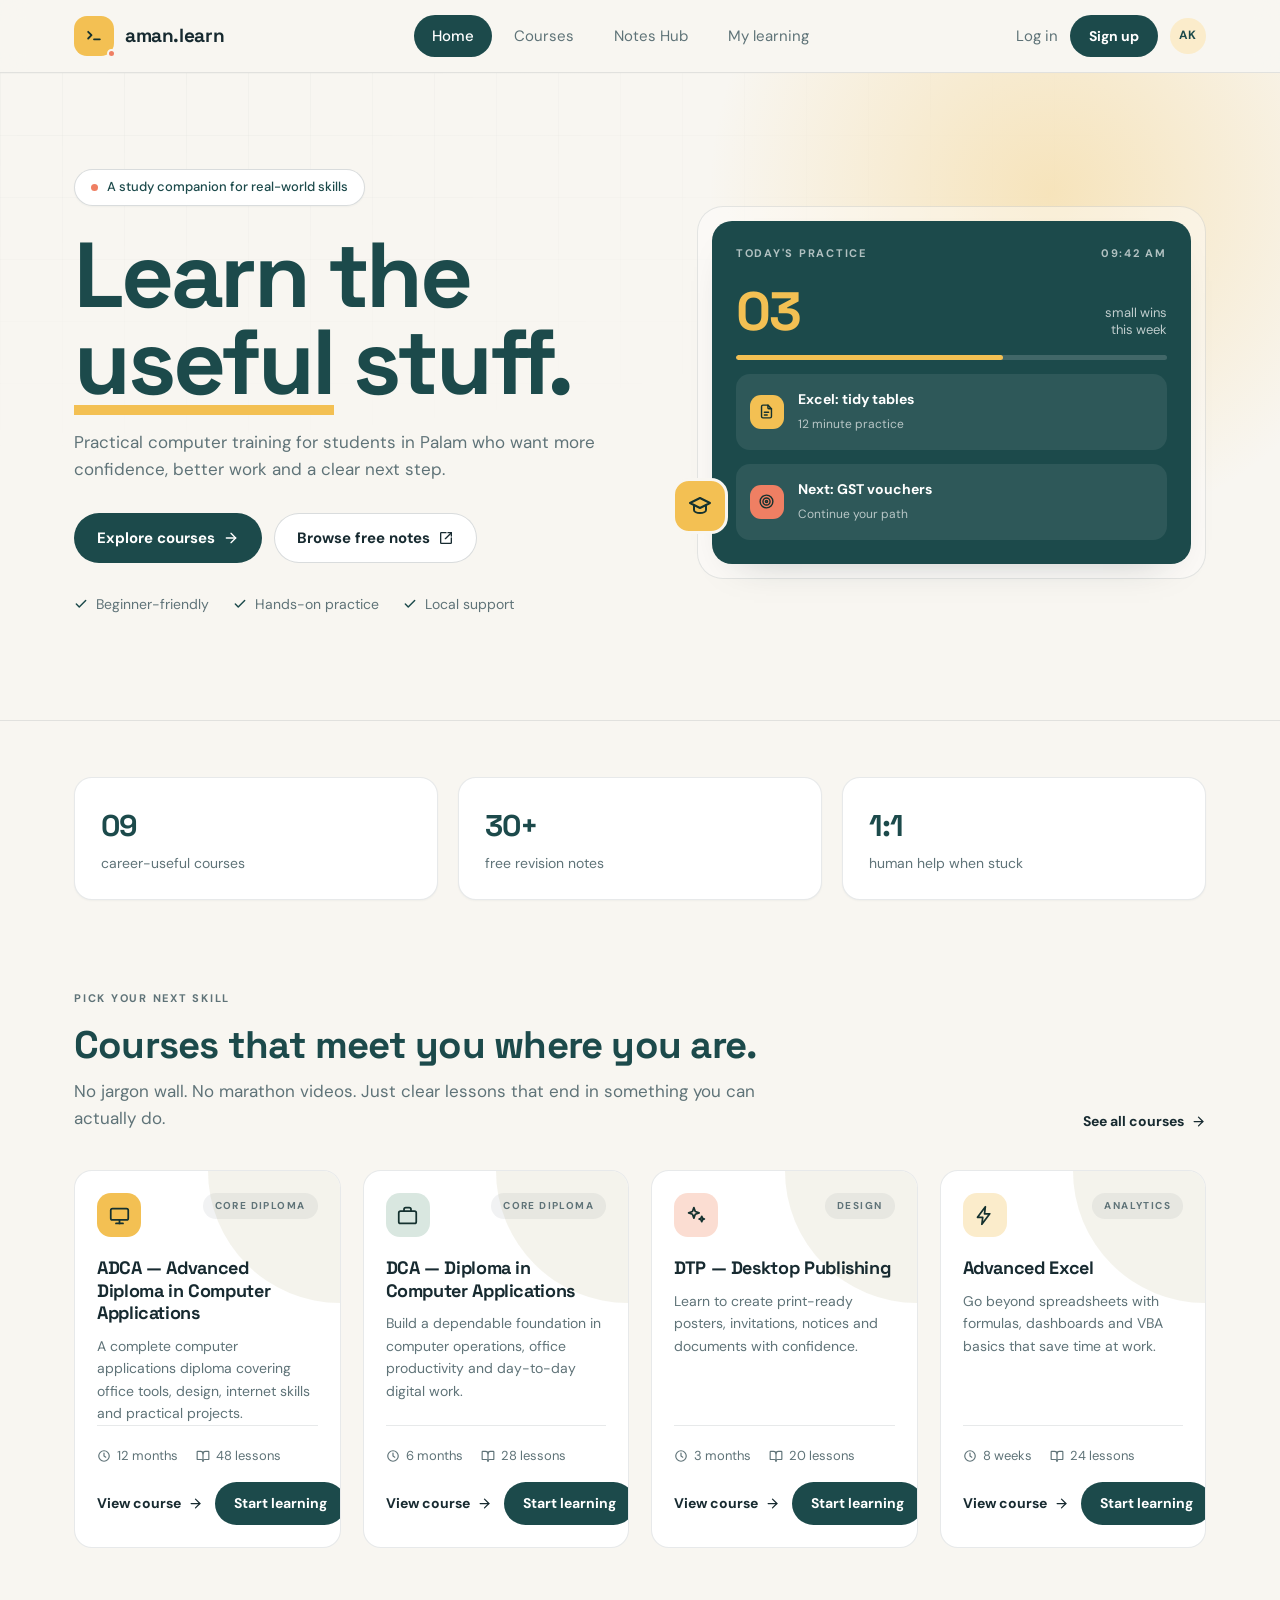
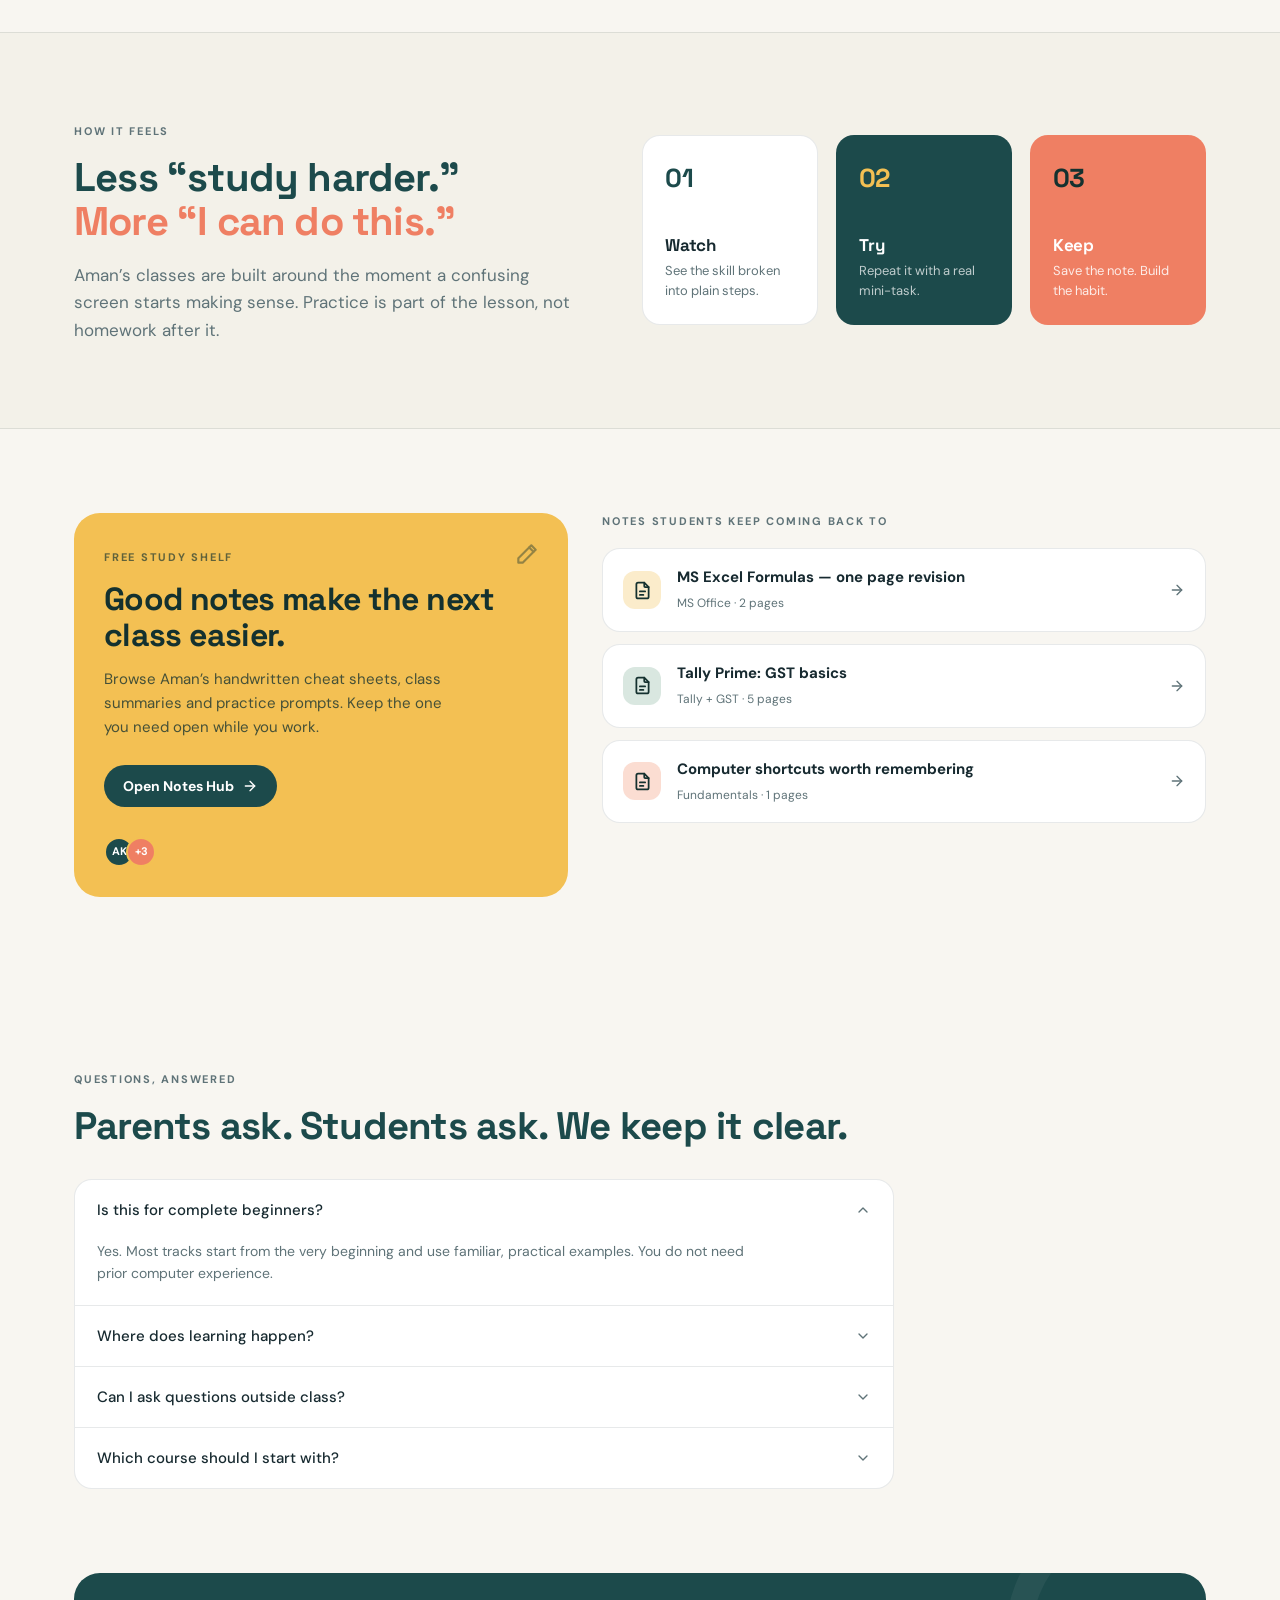
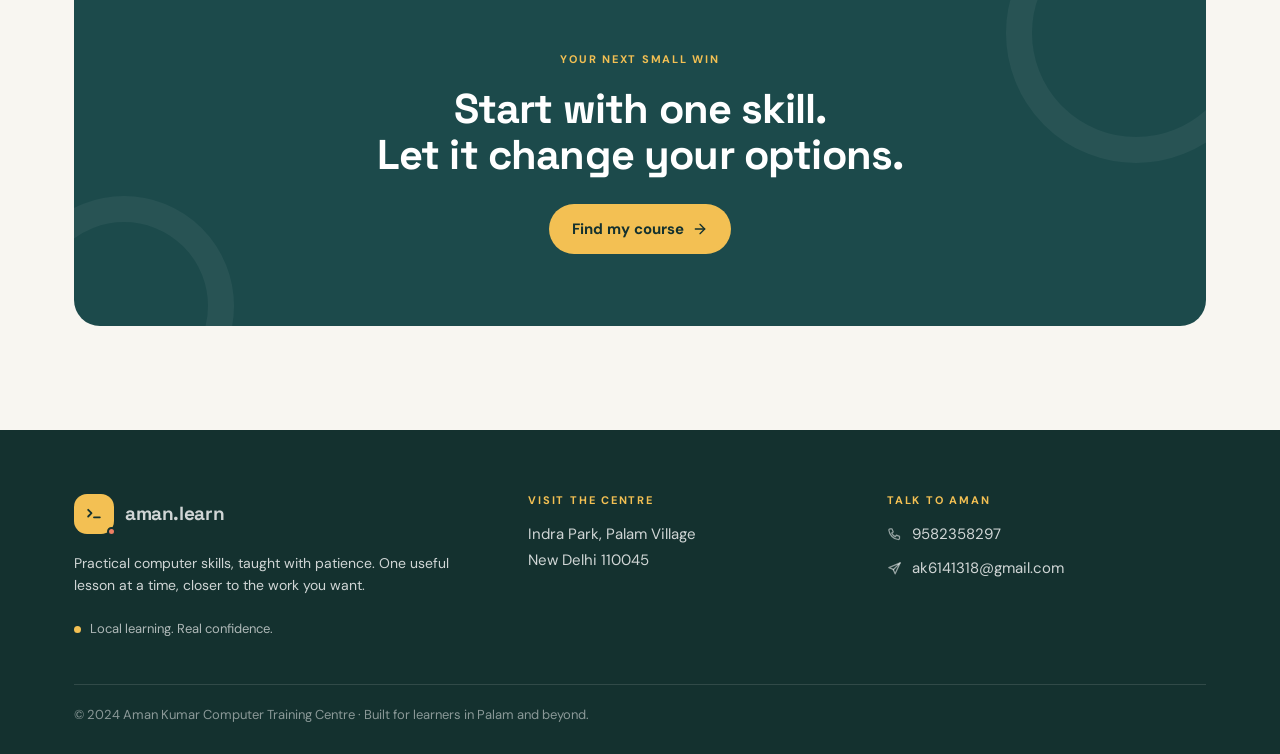
<file: aman-learn/index.html>
<!DOCTYPE html>
<html lang="en">

<head>
    <meta charset="UTF-8" />
    <meta name="viewport" content="width=device-width, initial-scale=1.0" />
    <title>aman.learn — Practical computer training in Palam</title>
    <meta name="description"
        content="Practical computer training for students in Palam who want more confidence, better work and a clear next step." />
    <link rel="preconnect" href="https://fonts.googleapis.com" />
    <link rel="preconnect" href="https://fonts.gstatic.com" crossorigin />
    <link
        href="https://fonts.googleapis.com/css2?family=DM+Sans:wght@400;500;700&family=Space+Grotesk:wght@500;700&display=swap"
        rel="stylesheet" />
    <link rel="stylesheet" href="assets/styles.css" />
</head>

<body data-page="home">
    <div data-slot="header"></div>

    <main>
        <section class="hero">
            <div class="shell hero-inner">
                <div>
                    <span class="pill-note">A study companion for real-world skills</span>
                    <h1>Learn the<br /><span class="mark">useful</span> stuff.</h1>
                    <p class="lede">Practical computer training for students in Palam who want more confidence, better
                        work and a clear next step.</p>

                    <div class="hero-cta">
                        <a class="btn btn-primary" href="courses.html">Explore courses <span
                                data-icon="arrow"></span></a>
                        <a class="btn btn-ghost" href="notes.html">Browse free notes <span
                                data-icon="external"></span></a>
                    </div>

                    <ul class="hero-ticks">
                        <li><span data-icon="check"></span>Beginner-friendly</li>
                        <li><span data-icon="check"></span>Hands-on practice</li>
                        <li><span data-icon="check"></span>Local support</li>
                    </ul>
                </div>

                <div class="practice-wrap">
                    <div class="practice">
                        <div class="practice-top">
                            <span>Today's practice</span>
                            <span>09:42 AM</span>
                        </div>

                        <div class="practice-count">
                            <strong>03</strong>
                            <span>small wins<br />this week</span>
                        </div>
                        <div class="meter"><i></i></div>

                        <div class="practice-row">
                            <span class="tile yellow" data-icon="file"></span>
                            <span class="body">
                                <b>Excel: tidy tables</b>
                                <small>12 minute practice</small>
                            </span>
                            <span data-icon="play"></span>
                        </div>

                        <div class="practice-row">
                            <span class="tile coral" data-icon="target"></span>
                            <span class="body">
                                <b>Next: GST vouchers</b>
                                <small>Continue your path</small>
                            </span>
                            <span data-icon="arrow"></span>
                        </div>
                    </div>
                    <div class="practice-badge" data-icon="cap"></div>
                </div>
            </div>
        </section>

        <div class="shell">
            <div class="stats">
                <div class="stat"><strong>09</strong><span>career-useful courses</span></div>
                <div class="stat"><strong>30+</strong><span>free revision notes</span></div>
                <div class="stat"><strong>1:1</strong><span>human help when stuck</span></div>
            </div>
        </div>

        <section class="section">
            <div class="shell">
                <div class="section-head">
                    <div>
                        <span class="eyebrow">Pick your next skill</span>
                        <h2>Courses that meet you where you are.</h2>
                        <p class="lede">No jargon wall. No marathon videos. Just clear lessons that end in something you
                            can actually do.</p>
                    </div>
                    <a class="textlink" href="courses.html">See all courses <span data-icon="arrow"></span></a>
                </div>
                <div class="grid-4" data-home-courses></div>
            </div>
        </section>

        <section class="section section-alt">
            <div class="shell feel">
                <div>
                    <span class="eyebrow">How it feels</span>
                    <h2>Less &ldquo;study harder.&rdquo;<br /><span class="coral-text">More &ldquo;I can do
                            this.&rdquo;</span></h2>
                    <p class="lede">Aman&rsquo;s classes are built around the moment a confusing screen starts making
                        sense. Practice is part of the lesson, not homework after it.</p>
                </div>
                <div class="steps">
                    <div class="step step-1">
                        <b>01</b>
                        <div>
                            <h4>Watch</h4>
                            <p>See the skill broken into plain steps.</p>
                        </div>
                    </div>
                    <div class="step step-2">
                        <b>02</b>
                        <div>
                            <h4>Try</h4>
                            <p>Repeat it with a real mini-task.</p>
                        </div>
                    </div>
                    <div class="step step-3">
                        <b>03</b>
                        <div>
                            <h4>Keep</h4>
                            <p>Save the note. Build the habit.</p>
                        </div>
                    </div>
                </div>
            </div>
        </section>

        <section class="section">
            <div class="shell shelf">
                <div class="shelf-panel">
                    <span class="quill" data-icon="pen"></span>
                    <span class="eyebrow">Free study shelf</span>
                    <h2>Good notes make the next class easier.</h2>
                    <p>Browse Aman&rsquo;s handwritten cheat sheets, class summaries and practice prompts. Keep the one
                        you need open while you work.</p>
                    <a class="btn btn-primary btn-sm" style="margin-top: 26px" href="notes.html">Open Notes Hub <span
                            data-icon="arrow"></span></a>
                    <div class="avatar-stack">
                        <span>AK</span>
                        <span>+3</span>
                    </div>
                </div>

                <div>
                    <span class="eyebrow" style="display: block; margin-bottom: 18px">Notes students keep coming
                        back to</span>
                    <div class="note-rows" data-home-notes></div>
                </div>
            </div>
        </section>

        <section class="section">
            <div class="shell">
                <span class="eyebrow">Questions, answered</span>
                <h2 style="font-size: clamp(1.7rem, 3.1vw, 2.4rem); color: var(--teal); margin: 14px 0 32px">
                    Parents ask. Students ask. We keep it clear.</h2>

                <div class="faq">
                    <details open>
                        <summary>Is this for complete beginners? <span data-icon="chevron"></span></summary>
                        <p>Yes. Most tracks start from the very beginning and use familiar, practical examples. You do
                            not need prior computer experience.</p>
                    </details>
                    <details>
                        <summary>Where does learning happen? <span data-icon="chevron"></span></summary>
                        <p>Classes run at the centre in Indra Park, Palam Village, with notes and practice sheets you
                            can open at home whenever you need a reminder.</p>
                    </details>
                    <details>
                        <summary>Can I ask questions outside class? <span data-icon="chevron"></span></summary>
                        <p>Yes. Call or message Aman when something is stuck. Getting unstuck quickly is the whole point
                            of learning with a local teacher.</p>
                    </details>
                    <details>
                        <summary>Which course should I start with? <span data-icon="chevron"></span></summary>
                        <p>If you are unsure, start with DCA for everyday computer confidence, or Advanced Excel if you
                            already work with data. Tell Aman your goal and he will point you at the shortest useful
                            path.</p>
                    </details>
                </div>
            </div>
        </section>

        <section style="padding-bottom: 20px">
            <div class="shell">
                <div class="cta">
                    <span class="eyebrow">Your next small win</span>
                    <h2>Start with one skill.<br />Let it change your options.</h2>
                    <a class="btn btn-yellow" href="courses.html">Find my course <span data-icon="arrow"></span></a>
                </div>
            </div>
        </section>
    </main>

    <div data-slot="footer"></div>
    <script src="assets/app.js"></script>
</body>

</html>
</file>
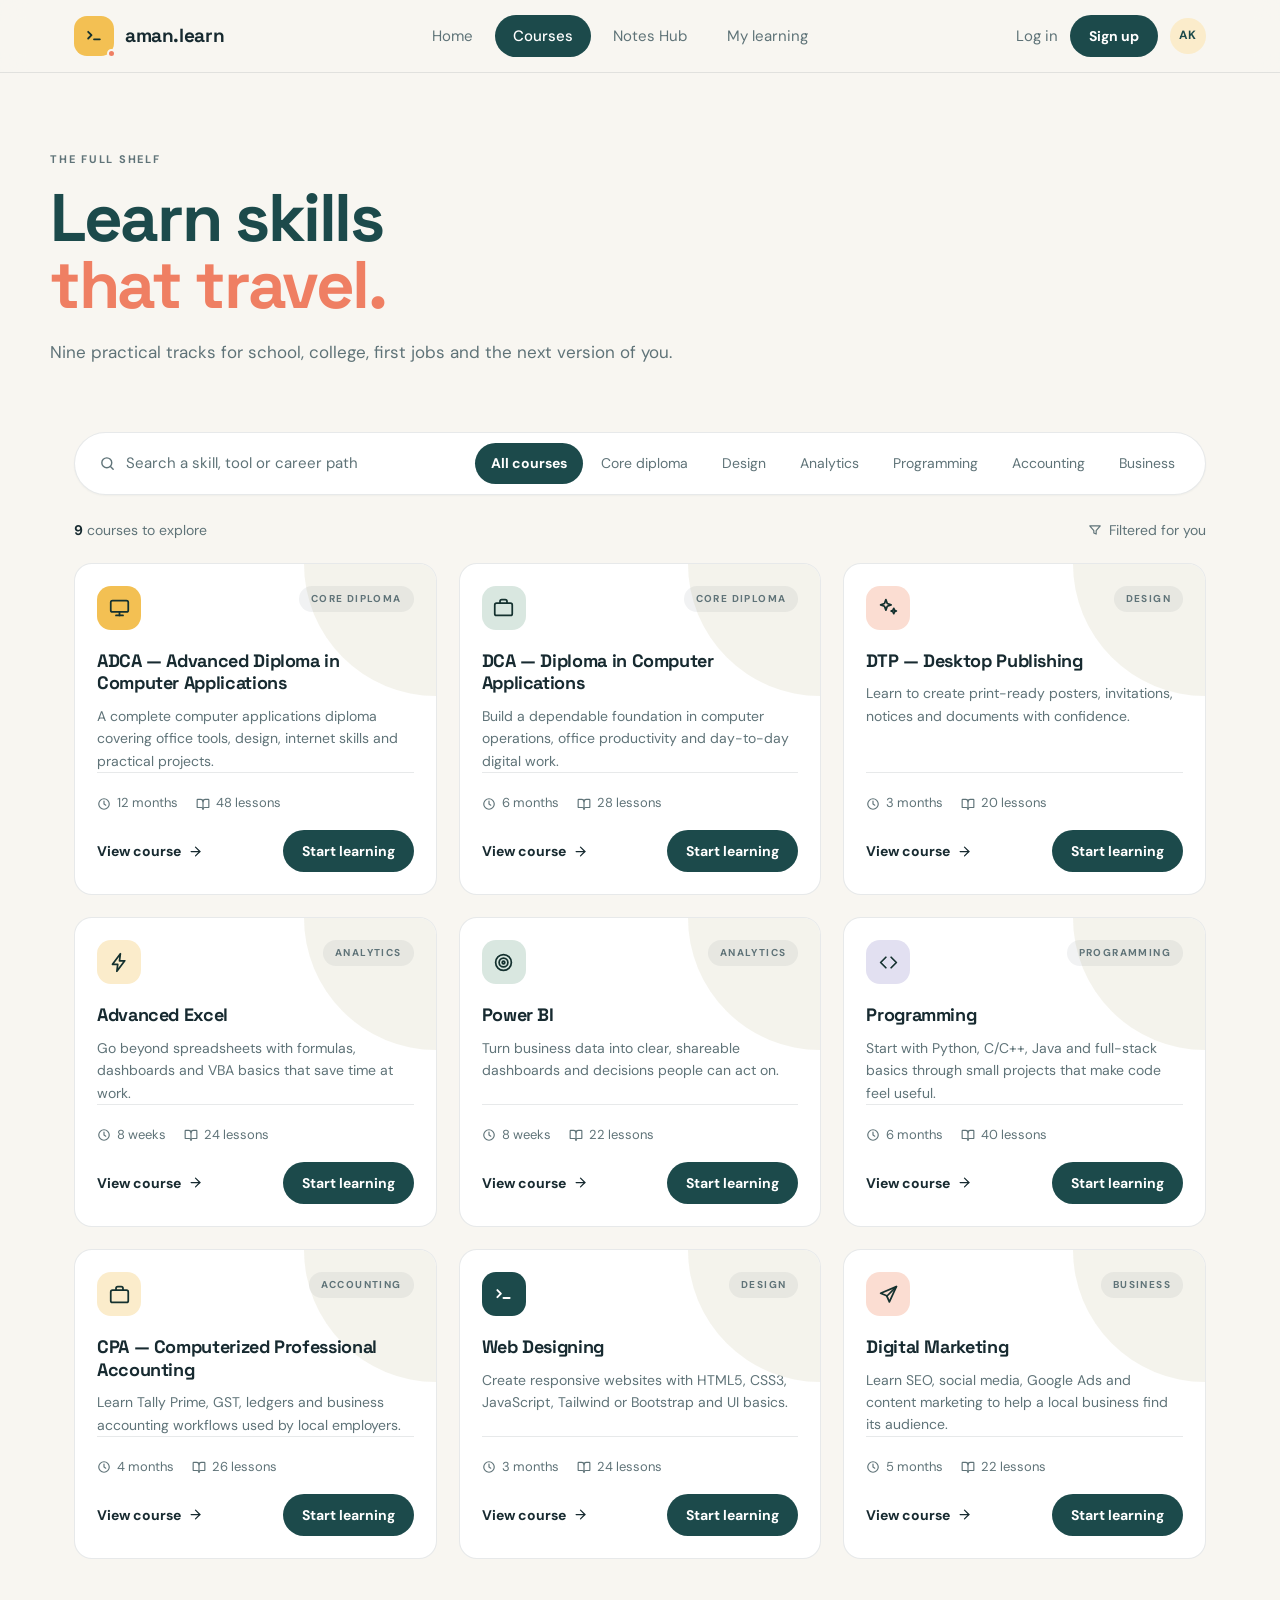
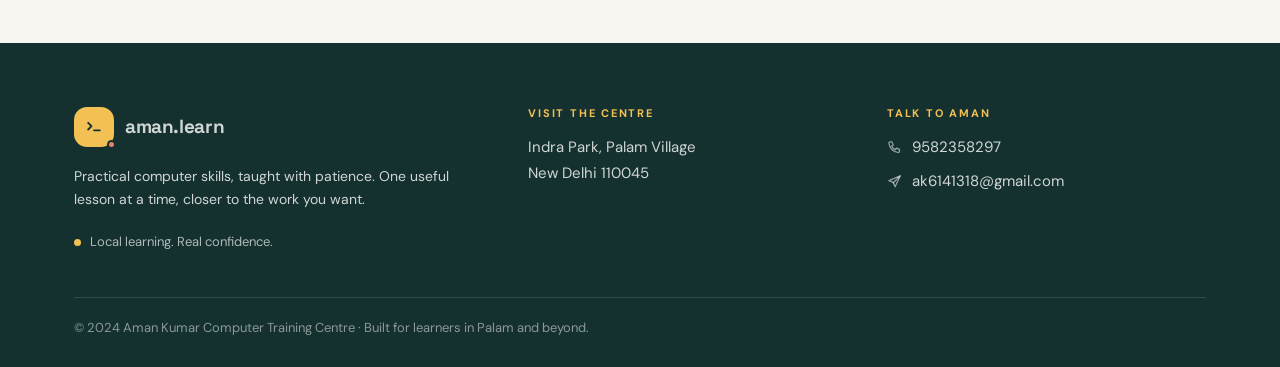
<file: aman-learn/courses.html>
<!DOCTYPE html>
<html lang="en">

<head>
    <meta charset="UTF-8" />
    <meta name="viewport" content="width=device-width, initial-scale=1.0" />
    <title>Courses — aman.learn</title>
    <meta name="description" content="Nine practical tracks for school, college, first jobs and the next version of you." />
    <link rel="preconnect" href="https://fonts.googleapis.com" />
    <link rel="preconnect" href="https://fonts.gstatic.com" crossorigin />
    <link
        href="https://fonts.googleapis.com/css2?family=DM+Sans:wght@400;500;700&family=Space+Grotesk:wght@500;700&display=swap"
        rel="stylesheet" />
    <link rel="stylesheet" href="assets/styles.css" />
</head>

<body data-page="courses">
    <div data-slot="header"></div>

    <main>
        <section class="shell page-hero">
            <span class="eyebrow">The full shelf</span>
            <h1>Learn skills<br /><span class="coral-text">that travel.</span></h1>
            <p class="lede">Nine practical tracks for school, college, first jobs and the next version of you.</p>
        </section>

        <div class="shell">
            <div class="filterbar">
                <label class="search">
                    <span data-icon="search"></span>
                    <input type="search" data-course-search placeholder="Search a skill, tool or career path"
                        aria-label="Search courses" />
                </label>
                <div class="chips">
                    <button class="chip active" type="button" data-course-chip data-filter="all">All courses</button>
                    <button class="chip" type="button" data-course-chip data-filter="Core diploma">Core diploma</button>
                    <button class="chip" type="button" data-course-chip data-filter="Design">Design</button>
                    <button class="chip" type="button" data-course-chip data-filter="Analytics">Analytics</button>
                    <button class="chip" type="button" data-course-chip data-filter="Programming">Programming</button>
                    <button class="chip" type="button" data-course-chip data-filter="Accounting">Accounting</button>
                    <button class="chip" type="button" data-course-chip data-filter="Business">Business</button>
                </div>
            </div>

            <div class="result-row">
                <span data-course-count></span>
                <span class="hint"><span data-icon="filter"></span>Filtered for you</span>
            </div>

            <div class="grid-3" data-course-grid></div>
        </div>
    </main>

    <div data-slot="footer"></div>
    <script src="assets/app.js"></script>
</body>

</html>
</file>
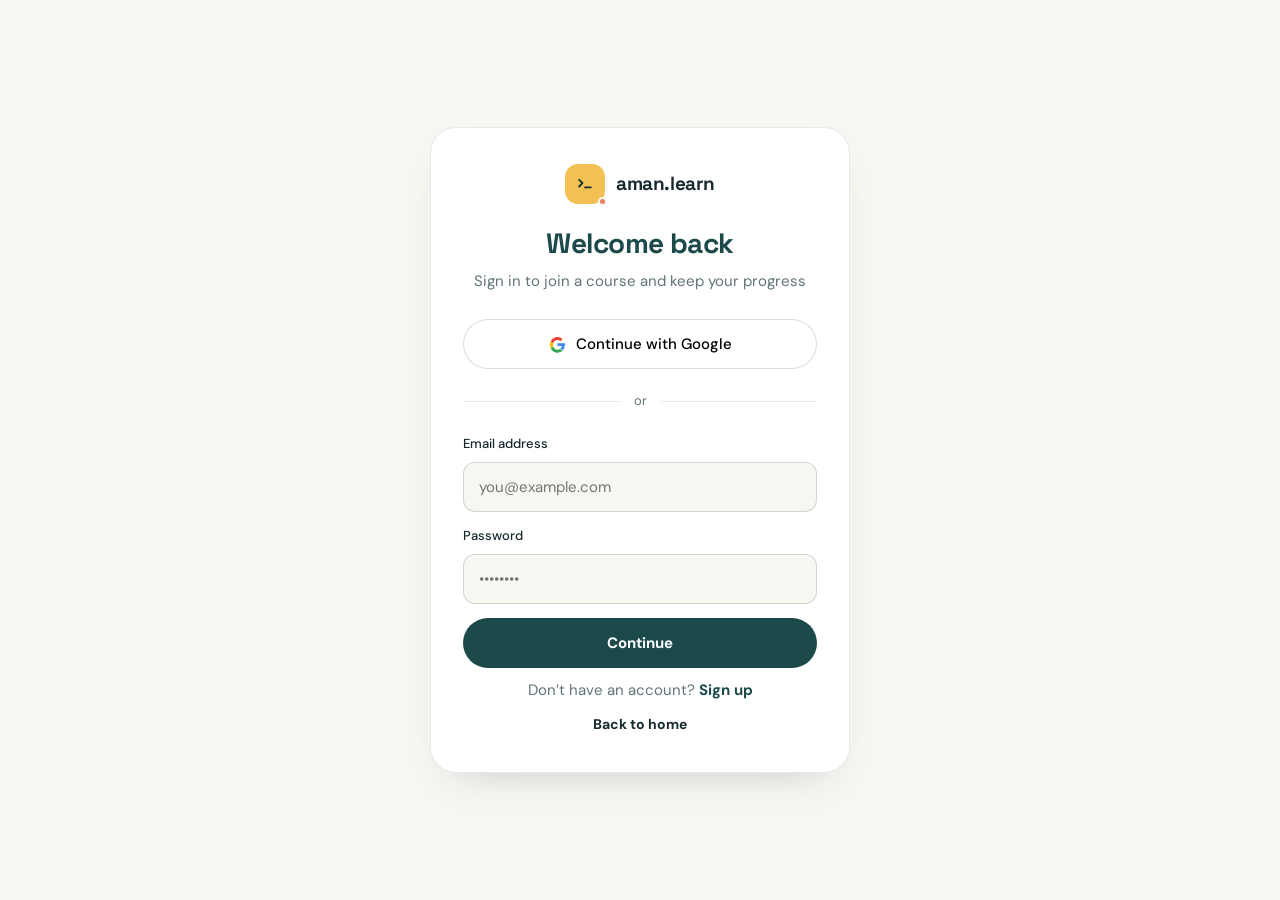
<file: aman-learn/dashboard.html>
<!DOCTYPE html>
<html lang="en">

<head>
    <meta charset="UTF-8" />
    <meta name="viewport" content="width=device-width, initial-scale=1.0" />
    <title>My learning — aman.learn</title>
    <link rel="preconnect" href="https://fonts.googleapis.com" />
    <link rel="preconnect" href="https://fonts.gstatic.com" crossorigin />
    <link
        href="https://fonts.googleapis.com/css2?family=DM+Sans:wght@400;500;700&family=Space+Grotesk:wght@500;700&display=swap"
        rel="stylesheet" />
    <link rel="stylesheet" href="assets/styles.css" />
</head>

<body data-page="dashboard">
    <main class="auth-wrap">
        <div class="auth-card">
            <a class="logo" href="index.html">
                <span class="logo-tile" data-icon="terminal"></span>
                <span class="logo-word">aman.learn</span>
            </a>

            <h1>Welcome back</h1>
            <p>Sign in to join a course and keep your progress</p>

            <button class="oauth" type="button">
                <span data-icon="google"></span>Continue with Google
            </button>

            <div class="divider">or</div>

            <form onsubmit="event.preventDefault(); window.location.href='index.html';">
                <div class="field">
                    <label for="email">Email address</label>
                    <input id="email" type="email" autocomplete="email" placeholder="you@example.com" required />
                </div>
                <div class="field">
                    <label for="password">Password</label>
                    <input id="password" type="password" autocomplete="current-password" placeholder="••••••••"
                        required />
                </div>
                <button class="btn btn-primary btn-block" type="submit">Continue</button>
            </form>

            <p class="auth-foot">Don&rsquo;t have an account? <a href="sign-up.html">Sign up</a></p>
            <p class="auth-back"><a class="textlink" href="index.html">Back to home</a></p>
        </div>
    </main>

    <script src="assets/app.js"></script>
</body>

</html>
</file>
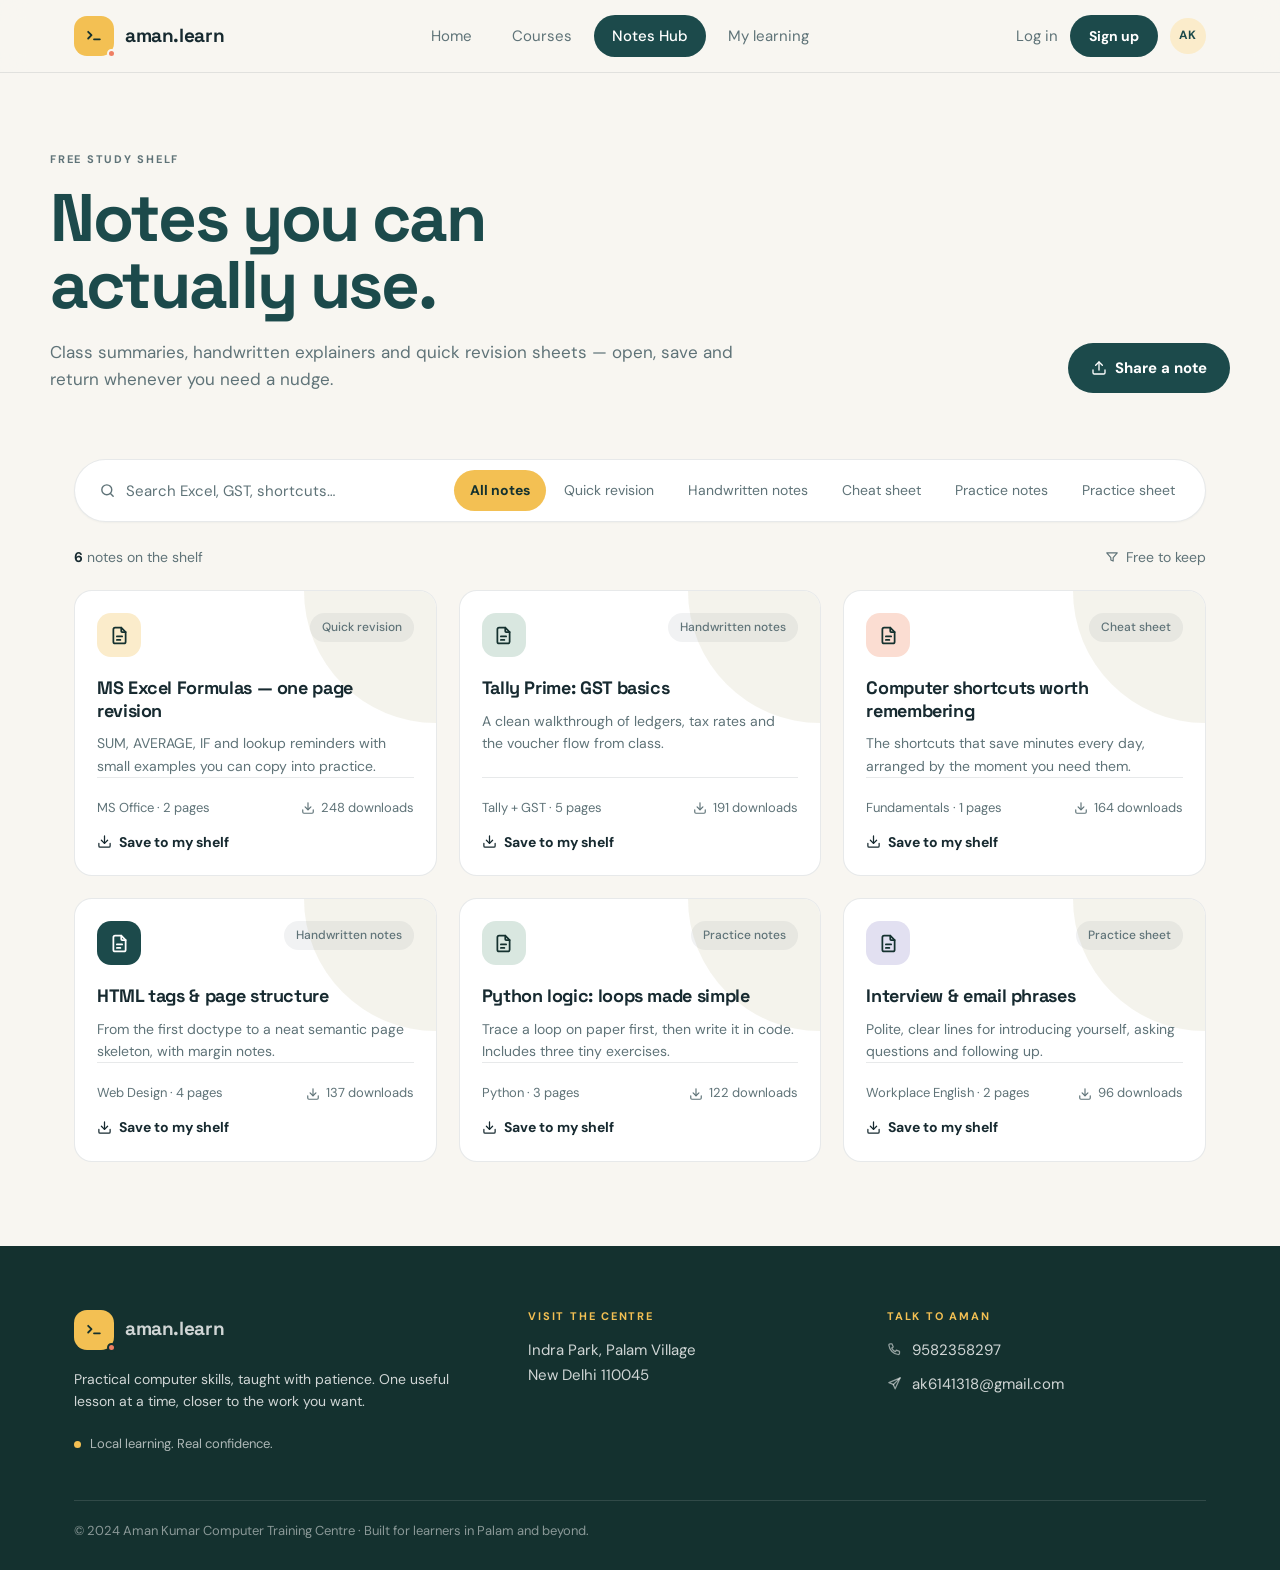
<file: aman-learn/notes.html>
<!DOCTYPE html>
<html lang="en">

<head>
    <meta charset="UTF-8" />
    <meta name="viewport" content="width=device-width, initial-scale=1.0" />
    <title>Notes Hub — aman.learn</title>
    <meta name="description"
        content="Class summaries, handwritten explainers and quick revision sheets you can open, save and return to." />
    <link rel="preconnect" href="https://fonts.googleapis.com" />
    <link rel="preconnect" href="https://fonts.gstatic.com" crossorigin />
    <link
        href="https://fonts.googleapis.com/css2?family=DM+Sans:wght@400;500;700&family=Space+Grotesk:wght@500;700&display=swap"
        rel="stylesheet" />
    <link rel="stylesheet" href="assets/styles.css" />
</head>

<body data-page="notes">
    <div data-slot="header"></div>

    <main>
        <section class="shell page-hero">
            <span class="eyebrow">Free study shelf</span>
            <h1>Notes you can<br />actually use.</h1>
            <div class="page-hero-row">
                <p class="lede">Class summaries, handwritten explainers and quick revision sheets — open, save and
                    return whenever you need a nudge.</p>
                <a class="btn btn-primary" href="sign-in.html">
                    <span data-icon="upload"></span>Share a note
                </a>
            </div>
        </section>

        <div class="shell">
            <div class="filterbar">
                <label class="search">
                    <span data-icon="search"></span>
                    <input type="search" data-note-search placeholder="Search Excel, GST, shortcuts…"
                        aria-label="Search notes" />
                </label>
                <div class="chips">
                    <button class="chip active-yellow" type="button" data-note-chip data-tone="yellow"
                        data-filter="all">All notes</button>
                    <button class="chip" type="button" data-note-chip data-tone="yellow" data-filter="Quick revision">Quick
                        revision</button>
                    <button class="chip" type="button" data-note-chip data-tone="yellow"
                        data-filter="Handwritten notes">Handwritten notes</button>
                    <button class="chip" type="button" data-note-chip data-tone="yellow" data-filter="Cheat sheet">Cheat
                        sheet</button>
                    <button class="chip" type="button" data-note-chip data-tone="yellow"
                        data-filter="Practice notes">Practice notes</button>
                    <button class="chip" type="button" data-note-chip data-tone="yellow"
                        data-filter="Practice sheet">Practice sheet</button>
                </div>
            </div>

            <div class="result-row">
                <span data-note-count></span>
                <span class="hint"><span data-icon="filter"></span>Free to keep</span>
            </div>

            <div class="grid-3" data-note-grid></div>
        </div>
    </main>

    <div data-slot="footer"></div>
    <script src="assets/app.js"></script>
</body>

</html>
</file>
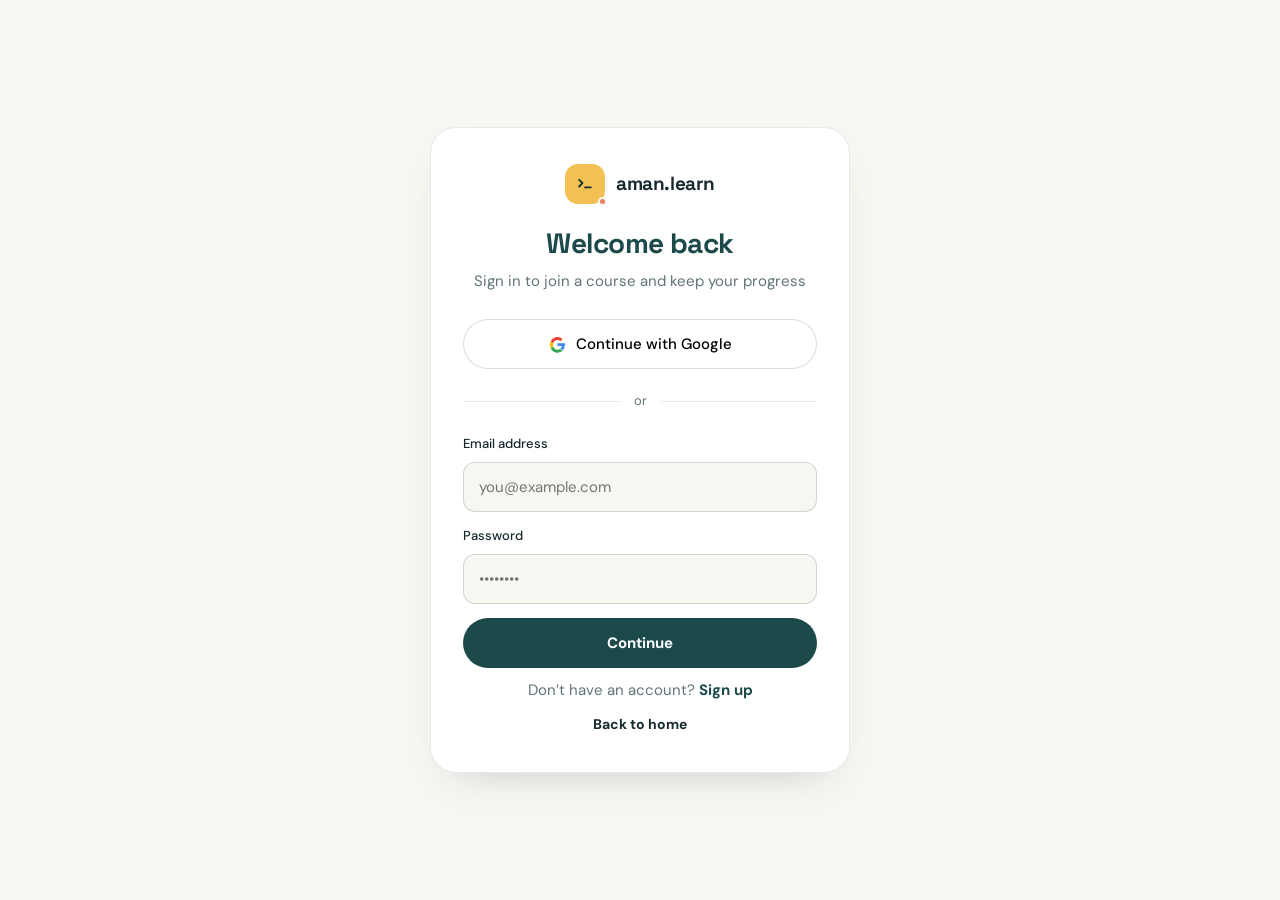
<file: aman-learn/sign-in.html>
<!DOCTYPE html>
<html lang="en">

<head>
    <meta charset="UTF-8" />
    <meta name="viewport" content="width=device-width, initial-scale=1.0" />
    <title>Log in — aman.learn</title>
    <link rel="preconnect" href="https://fonts.googleapis.com" />
    <link rel="preconnect" href="https://fonts.gstatic.com" crossorigin />
    <link
        href="https://fonts.googleapis.com/css2?family=DM+Sans:wght@400;500;700&family=Space+Grotesk:wght@500;700&display=swap"
        rel="stylesheet" />
    <link rel="stylesheet" href="assets/styles.css" />
</head>

<body data-page="sign-in">
    <main class="auth-wrap">
        <div class="auth-card">
            <a class="logo" href="index.html">
                <span class="logo-tile" data-icon="terminal"></span>
                <span class="logo-word">aman.learn</span>
            </a>

            <h1>Welcome back</h1>
            <p>Sign in to join a course and keep your progress</p>

            <button class="oauth" type="button">
                <span data-icon="google"></span>Continue with Google
            </button>

            <div class="divider">or</div>

            <form onsubmit="event.preventDefault(); window.location.href='index.html';">
                <div class="field">
                    <label for="email">Email address</label>
                    <input id="email" type="email" autocomplete="email" placeholder="you@example.com" required />
                </div>
                <div class="field">
                    <label for="password">Password</label>
                    <input id="password" type="password" autocomplete="current-password" placeholder="••••••••"
                        required />
                </div>
                <button class="btn btn-primary btn-block" type="submit">Continue</button>
            </form>

            <p class="auth-foot">Don&rsquo;t have an account? <a href="sign-up.html">Sign up</a></p>
            <p class="auth-back"><a class="textlink" href="index.html">Back to home</a></p>
        </div>
    </main>

    <script src="assets/app.js"></script>
</body>

</html>
</file>
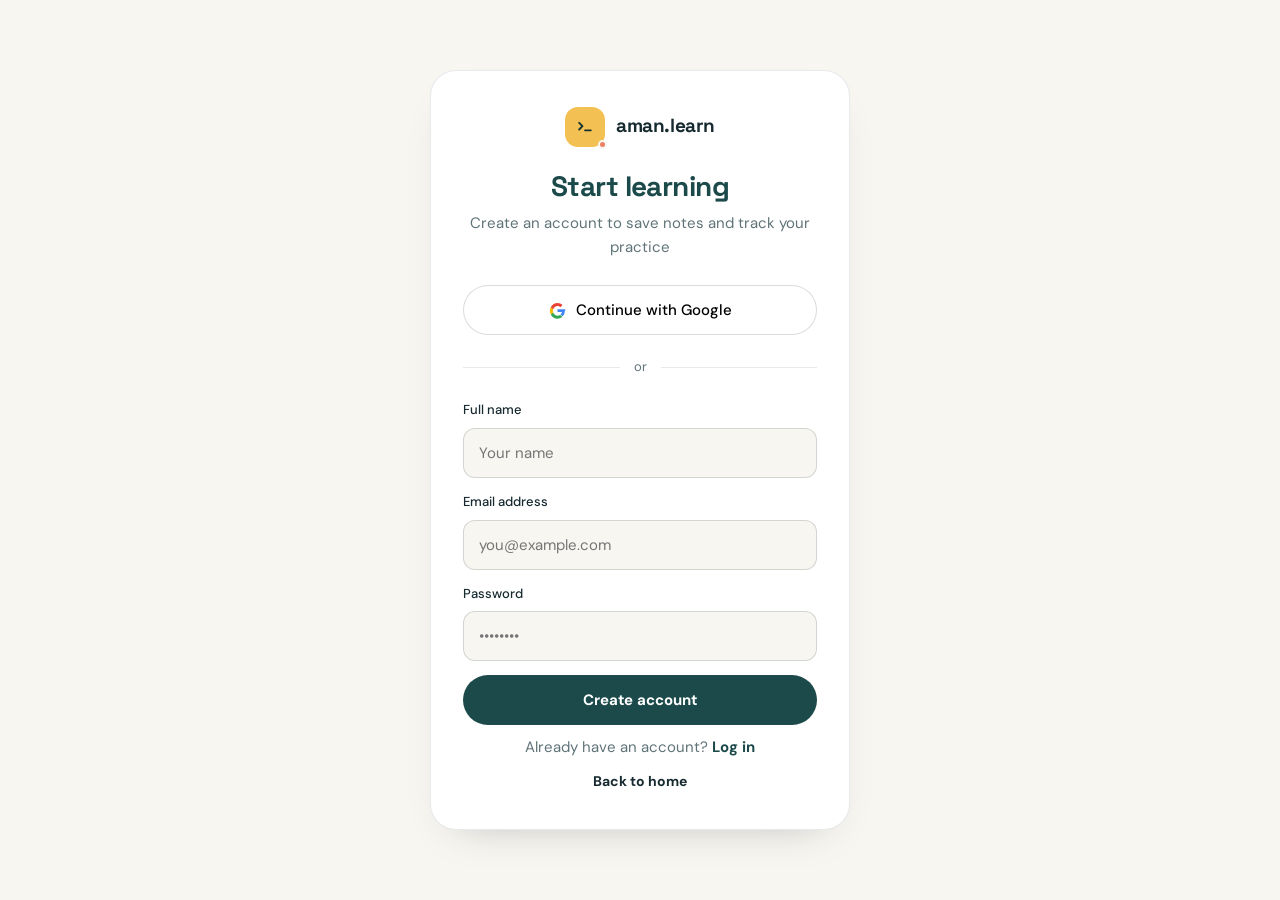
<file: aman-learn/sign-up.html>
<!DOCTYPE html>
<html lang="en">

<head>
    <meta charset="UTF-8" />
    <meta name="viewport" content="width=device-width, initial-scale=1.0" />
    <title>Sign up — aman.learn</title>
    <link rel="preconnect" href="https://fonts.googleapis.com" />
    <link rel="preconnect" href="https://fonts.gstatic.com" crossorigin />
    <link
        href="https://fonts.googleapis.com/css2?family=DM+Sans:wght@400;500;700&family=Space+Grotesk:wght@500;700&display=swap"
        rel="stylesheet" />
    <link rel="stylesheet" href="assets/styles.css" />
</head>

<body data-page="sign-up">
    <main class="auth-wrap">
        <div class="auth-card">
            <a class="logo" href="index.html">
                <span class="logo-tile" data-icon="terminal"></span>
                <span class="logo-word">aman.learn</span>
            </a>

            <h1>Start learning</h1>
            <p>Create an account to save notes and track your practice</p>

            <button class="oauth" type="button">
                <span data-icon="google"></span>Continue with Google
            </button>

            <div class="divider">or</div>

            <form onsubmit="event.preventDefault(); window.location.href='index.html';">
                <div class="field">
                    <label for="name">Full name</label>
                    <input id="name" type="text" autocomplete="name" placeholder="Your name" required />
                </div>
                <div class="field">
                    <label for="email">Email address</label>
                    <input id="email" type="email" autocomplete="email" placeholder="you@example.com" required />
                </div>
                <div class="field">
                    <label for="password">Password</label>
                    <input id="password" type="password" autocomplete="new-password" placeholder="••••••••" required />
                </div>
                <button class="btn btn-primary btn-block" type="submit">Create account</button>
            </form>

            <p class="auth-foot">Already have an account? <a href="sign-in.html">Log in</a></p>
            <p class="auth-back"><a class="textlink" href="index.html">Back to home</a></p>
        </div>
    </main>

    <script src="assets/app.js"></script>
</body>

</html>
</file>
<file: aman-learn/assets/styles.css>
/* aman.learn — design system */

:root {
    --bg: #f8f6f1;
    --bg-alt: #f3f1e9;
    --surface: #ffffff;
    --ink: #172a30;
    --muted: #5f7378;
    --teal: #1c4a4b;
    --teal-deep: #14312f;
    --yellow: #f3c053;
    --yellow-soft: #fbeccb;
    --coral: #ef7f63;
    --coral-soft: #fbddd2;
    --line: rgba(23, 42, 48, 0.1);
    --line-strong: rgba(23, 42, 48, 0.16);
    --shadow-sm: 0 1px 2px rgba(23, 42, 48, 0.04);
    --shadow-md: 0 18px 40px -28px rgba(23, 42, 48, 0.35);
    --radius: 18px;
    --radius-lg: 26px;
    --font-head: "Space Grotesk", ui-monospace, monospace;
    --font-body: "DM Sans", system-ui, -apple-system, sans-serif;
}

*,
*::before,
*::after {
    box-sizing: border-box;
}

html {
    scroll-behavior: smooth;
}

body {
    margin: 0;
    background: var(--bg);
    color: var(--ink);
    font-family: var(--font-body);
    font-size: 16px;
    line-height: 1.6;
    -webkit-font-smoothing: antialiased;
}

h1,
h2,
h3,
h4 {
    font-family: var(--font-head);
    font-weight: 700;
    letter-spacing: -0.02em;
    margin: 0;
    line-height: 1.1;
}

p {
    margin: 0;
}

a {
    color: inherit;
    text-decoration: none;
}

ul {
    margin: 0;
    padding: 0;
    list-style: none;
}

img,
svg {
    display: block;
}

button {
    font: inherit;
    cursor: pointer;
}

.shell {
    width: 100%;
    max-width: 1180px;
    margin: 0 auto;
    padding: 0 24px;
}

.eyebrow {
    font-family: var(--font-body);
    font-size: 11px;
    font-weight: 700;
    letter-spacing: 0.16em;
    text-transform: uppercase;
    color: var(--muted);
}

.lede {
    color: var(--muted);
    font-size: 17px;
    max-width: 58ch;
}

.mark {
    position: relative;
    background-image: linear-gradient(var(--yellow), var(--yellow));
    background-repeat: no-repeat;
    background-size: 100% 10px;
    background-position: 0 92%;
    padding-bottom: 2px;
}

.coral-text {
    color: var(--coral);
}

/* ---------- buttons ---------- */

.btn {
    display: inline-flex;
    align-items: center;
    gap: 8px;
    border: 1px solid transparent;
    border-radius: 999px;
    padding: 12px 22px;
    font-size: 15px;
    font-weight: 700;
    white-space: nowrap;
    transition: background-color 0.18s ease, color 0.18s ease,
        border-color 0.18s ease;
}

.btn svg {
    width: 16px;
    height: 16px;
}

.btn-primary {
    background: var(--teal);
    color: #fff;
}

.btn-primary:hover {
    background: var(--teal-deep);
}

.btn-ghost {
    background: var(--surface);
    color: var(--ink);
    border-color: var(--line-strong);
}

.btn-ghost:hover {
    border-color: var(--ink);
}

.btn-yellow {
    background: var(--yellow);
    color: var(--teal-deep);
}

.btn-yellow:hover {
    background: #e9b13c;
}

.btn-sm {
    padding: 9px 18px;
    font-size: 14px;
}

.btn-block {
    width: 100%;
    justify-content: center;
}

.textlink {
    display: inline-flex;
    align-items: center;
    gap: 7px;
    font-size: 14px;
    font-weight: 700;
    color: var(--ink);
    white-space: nowrap;
}

.textlink svg {
    width: 15px;
    height: 15px;
    transition: transform 0.18s ease;
}

.textlink:hover {
    color: var(--teal);
}

.textlink:hover svg {
    transform: translateX(3px);
}

/* ---------- logo ---------- */

.logo {
    display: inline-flex;
    align-items: center;
    gap: 11px;
}

.logo-tile {
    position: relative;
    width: 40px;
    height: 40px;
    flex: none;
    border-radius: 13px;
    background: var(--yellow);
    color: var(--teal-deep);
    display: grid;
    place-items: center;
}

.logo-tile svg {
    width: 20px;
    height: 20px;
}

.logo-tile::after {
    content: "";
    position: absolute;
    right: -2px;
    bottom: -2px;
    width: 9px;
    height: 9px;
    border-radius: 50%;
    background: var(--coral);
    border: 2px solid var(--bg);
}

.logo-word {
    font-family: var(--font-head);
    font-size: 19px;
    font-weight: 700;
    letter-spacing: -0.02em;
}

/* ---------- header ---------- */

.site-header {
    position: sticky;
    top: 0;
    z-index: 60;
    background: rgba(248, 246, 241, 0.88);
    backdrop-filter: blur(12px);
    border-bottom: 1px solid var(--line);
}

.header-row {
    display: flex;
    align-items: center;
    justify-content: space-between;
    gap: 20px;
    height: 72px;
}

.nav-center {
    display: flex;
    align-items: center;
    gap: 4px;
}

.nav-center a {
    padding: 9px 18px;
    border-radius: 999px;
    font-size: 15px;
    color: var(--muted);
    transition: color 0.18s ease, background-color 0.18s ease;
}

.nav-center a:hover {
    color: var(--ink);
}

.nav-center a[aria-current="page"] {
    background: var(--teal);
    color: #fff;
    font-weight: 500;
}

.header-actions {
    display: flex;
    align-items: center;
    gap: 12px;
}

.header-actions .login {
    font-size: 15px;
    color: var(--muted);
}

.header-actions .login:hover {
    color: var(--ink);
}

.avatar {
    width: 36px;
    height: 36px;
    border-radius: 50%;
    background: var(--yellow-soft);
    color: var(--teal);
    display: grid;
    place-items: center;
    font-size: 12px;
    font-weight: 700;
    letter-spacing: 0.04em;
}

.nav-toggle {
    display: none;
    width: 40px;
    height: 40px;
    border-radius: 12px;
    border: 1px solid var(--line-strong);
    background: var(--surface);
    color: var(--ink);
    place-items: center;
}

.nav-toggle svg {
    width: 18px;
    height: 18px;
}

.nav-mobile {
    display: none;
    border-top: 1px solid var(--line);
    padding: 12px 0 18px;
}

.nav-mobile.open {
    display: block;
}

.nav-mobile a {
    display: block;
    padding: 11px 4px;
    font-size: 16px;
    color: var(--ink);
    border-bottom: 1px solid var(--line);
}

/* ---------- hero ---------- */

.hero {
    position: relative;
    overflow: hidden;
    border-bottom: 1px solid var(--line);
}

.hero::before {
    content: "";
    position: absolute;
    inset: 0;
    background-image: linear-gradient(var(--line) 1px, transparent 1px),
        linear-gradient(90deg, var(--line) 1px, transparent 1px);
    background-size: 62px 62px;
    mask-image: radial-gradient(
        120% 90% at 12% 0%,
        rgba(0, 0, 0, 0.5),
        transparent 70%
    );
    opacity: 0.55;
}

.hero::after {
    content: "";
    position: absolute;
    top: -220px;
    right: -160px;
    width: 780px;
    height: 680px;
    background: radial-gradient(
        circle at 50% 50%,
        rgba(243, 192, 83, 0.34),
        rgba(243, 192, 83, 0) 66%
    );
    pointer-events: none;
}

.hero-inner {
    position: relative;
    z-index: 1;
    display: grid;
    grid-template-columns: 1.05fr 0.95fr;
    gap: 60px;
    align-items: center;
    padding: 96px 24px 104px;
}

.pill-note {
    display: inline-flex;
    align-items: center;
    gap: 9px;
    background: var(--surface);
    border: 1px solid var(--line-strong);
    border-radius: 999px;
    padding: 7px 16px;
    font-size: 13px;
    font-weight: 500;
    color: var(--teal);
    box-shadow: var(--shadow-sm);
}

.pill-note::before {
    content: "";
    width: 7px;
    height: 7px;
    border-radius: 50%;
    background: var(--coral);
}

.hero h1 {
    font-size: clamp(2.9rem, 7.2vw, 6.6rem);
    line-height: 0.95;
    letter-spacing: -0.035em;
    margin: 26px 0 22px;
    color: var(--teal);
}

.hero-cta {
    display: flex;
    flex-wrap: wrap;
    gap: 12px;
    margin-top: 30px;
}

.hero-ticks {
    display: flex;
    flex-wrap: wrap;
    gap: 24px;
    margin-top: 30px;
}

.hero-ticks li {
    display: flex;
    align-items: center;
    gap: 8px;
    font-size: 14px;
    color: var(--muted);
}

.hero-ticks svg {
    width: 14px;
    height: 14px;
    color: var(--teal);
}

/* practice card */

.practice-wrap {
    position: relative;
    padding: 14px;
    border: 1px solid var(--line);
    border-radius: var(--radius-lg);
    background: rgba(255, 255, 255, 0.4);
}

.practice {
    background: var(--teal);
    color: #fff;
    border-radius: 20px;
    padding: 24px;
    box-shadow: var(--shadow-md);
}

.practice-top {
    display: flex;
    justify-content: space-between;
    align-items: center;
    font-size: 11px;
    font-weight: 700;
    letter-spacing: 0.16em;
    text-transform: uppercase;
    color: rgba(255, 255, 255, 0.66);
}

.practice-count {
    display: flex;
    align-items: flex-end;
    justify-content: space-between;
    gap: 16px;
    margin-top: 22px;
}

.practice-count strong {
    font-family: var(--font-head);
    font-size: 54px;
    line-height: 1;
    color: var(--yellow);
    letter-spacing: -0.03em;
}

.practice-count span {
    font-size: 13px;
    line-height: 1.35;
    text-align: right;
    color: rgba(255, 255, 255, 0.72);
}

.meter {
    height: 5px;
    border-radius: 999px;
    background: rgba(255, 255, 255, 0.16);
    margin-top: 16px;
    overflow: hidden;
}

.meter i {
    display: block;
    height: 100%;
    width: 62%;
    border-radius: 999px;
    background: var(--yellow);
}

.practice-row {
    display: flex;
    align-items: center;
    gap: 14px;
    margin-top: 14px;
    padding: 14px;
    border-radius: 14px;
    background: rgba(255, 255, 255, 0.08);
}

.practice-row .tile {
    width: 34px;
    height: 34px;
    flex: none;
    border-radius: 11px;
    display: grid;
    place-items: center;
    color: var(--teal-deep);
}

.practice-row .tile svg {
    width: 17px;
    height: 17px;
}

.practice-row .tile.yellow {
    background: var(--yellow);
}

.practice-row .tile.coral {
    background: var(--coral);
}

.practice-row .body {
    flex: 1;
    min-width: 0;
}

.practice-row .body b {
    display: block;
    font-size: 14px;
    font-weight: 700;
}

.practice-row .body small {
    font-size: 12px;
    color: rgba(255, 255, 255, 0.66);
}

.practice-row > svg {
    width: 16px;
    height: 16px;
    flex: none;
    color: rgba(255, 255, 255, 0.7);
}

.practice-badge {
    position: absolute;
    left: -26px;
    bottom: 44px;
    width: 56px;
    height: 56px;
    border-radius: 17px;
    background: var(--yellow);
    color: var(--teal-deep);
    display: grid;
    place-items: center;
    box-shadow: var(--shadow-md);
    border: 3px solid var(--bg);
}

.practice-badge svg {
    width: 24px;
    height: 24px;
}

/* ---------- sections ---------- */

.section {
    padding: 84px 0;
}

.section-alt {
    background: var(--bg-alt);
    border-top: 1px solid var(--line);
    border-bottom: 1px solid var(--line);
}

.section-head {
    display: flex;
    align-items: flex-end;
    justify-content: space-between;
    gap: 32px;
    margin-bottom: 38px;
}

.section-head h2 {
    font-size: clamp(1.7rem, 3.1vw, 2.4rem);
    color: var(--teal);
    margin: 14px 0 12px;
}

.stats {
    display: grid;
    grid-template-columns: repeat(3, 1fr);
    gap: 20px;
    padding: 56px 0 0;
}

.stat {
    background: var(--surface);
    border: 1px solid var(--line);
    border-radius: var(--radius);
    padding: 24px 26px;
    box-shadow: var(--shadow-sm);
}

.stat strong {
    display: block;
    font-family: var(--font-head);
    font-size: 30px;
    letter-spacing: -0.03em;
    color: var(--teal);
}

.stat span {
    font-size: 14px;
    color: var(--muted);
}

/* ---------- cards grid ---------- */

.grid-3 {
    display: grid;
    grid-template-columns: repeat(3, 1fr);
    gap: 22px;
}

.grid-4 {
    display: grid;
    grid-template-columns: repeat(4, 1fr);
    gap: 22px;
}

.card {
    position: relative;
    display: flex;
    flex-direction: column;
    background: var(--surface);
    border: 1px solid var(--line);
    border-radius: var(--radius);
    padding: 22px;
    overflow: hidden;
    transition: border-color 0.18s ease, box-shadow 0.18s ease;
}

.card:hover {
    border-color: var(--line-strong);
    box-shadow: var(--shadow-md);
}

.card::before {
    content: "";
    position: absolute;
    top: 0;
    right: 0;
    width: 132px;
    height: 132px;
    border-bottom-left-radius: 132px;
    background: var(--bg-alt);
    opacity: 0.85;
}

.card-top {
    position: relative;
    z-index: 1;
    display: flex;
    align-items: flex-start;
    justify-content: space-between;
    gap: 12px;
    margin-bottom: 20px;
}

.icon-tile {
    width: 44px;
    height: 44px;
    flex: none;
    border-radius: 14px;
    display: grid;
    place-items: center;
    color: var(--teal-deep);
}

.icon-tile svg {
    width: 21px;
    height: 21px;
}

.tone-yellow {
    background: var(--yellow);
}

.tone-sand {
    background: var(--yellow-soft);
}

.tone-coral {
    background: var(--coral-soft);
}

.tone-mint {
    background: #d9e7e0;
}

.tone-teal {
    background: var(--teal);
    color: #fff;
}

.tone-lilac {
    background: #e2e0f1;
}

.tag {
    display: inline-flex;
    align-items: center;
    border-radius: 999px;
    padding: 5px 12px;
    font-size: 10px;
    font-weight: 700;
    letter-spacing: 0.14em;
    text-transform: uppercase;
    color: var(--muted);
    background: rgba(23, 42, 48, 0.06);
    white-space: nowrap;
}

.tag-plain {
    text-transform: none;
    letter-spacing: 0;
    font-size: 12px;
    font-weight: 500;
}

.card h3 {
    position: relative;
    z-index: 1;
    font-size: 18px;
    line-height: 1.25;
    color: var(--ink);
}

.card p {
    margin-top: 10px;
    font-size: 14px;
    color: var(--muted);
}

.card-meta {
    display: flex;
    flex-wrap: wrap;
    gap: 18px;
    margin-top: auto;
    padding-top: 20px;
    border-top: 1px solid var(--line);
    font-size: 13px;
    color: var(--muted);
}

.card-meta > span {
    display: inline-flex;
    align-items: center;
    gap: 6px;
}

.card-meta svg {
    width: 14px;
    height: 14px;
}

.card-foot {
    display: flex;
    align-items: center;
    justify-content: space-between;
    gap: 12px;
    margin-top: 16px;
}

.note-meta {
    display: flex;
    align-items: center;
    justify-content: space-between;
    gap: 12px;
    margin-top: auto;
    padding-top: 20px;
    border-top: 1px solid var(--line);
    font-size: 13px;
    color: var(--muted);
}

.note-meta .dl {
    display: inline-flex;
    align-items: center;
    gap: 6px;
}

.note-meta svg {
    width: 14px;
    height: 14px;
}

.save-link {
    display: inline-flex;
    align-items: center;
    gap: 7px;
    margin-top: 12px;
    font-size: 14px;
    font-weight: 700;
    color: var(--ink);
    background: none;
    border: 0;
    padding: 0;
}

.save-link svg {
    width: 15px;
    height: 15px;
}

.save-link:hover {
    color: var(--teal);
}

.save-link.is-saved {
    color: var(--teal);
}

/* ---------- how it feels ---------- */

.feel {
    display: grid;
    grid-template-columns: 1fr 1.1fr;
    gap: 56px;
    align-items: center;
}

.feel h2 {
    font-size: clamp(1.7rem, 3.2vw, 2.5rem);
    color: var(--teal);
    margin: 14px 0 18px;
}

.steps {
    display: grid;
    grid-template-columns: repeat(3, 1fr);
    gap: 18px;
}

.step {
    border-radius: var(--radius);
    padding: 22px;
    min-height: 190px;
    display: flex;
    flex-direction: column;
    justify-content: space-between;
    border: 1px solid var(--line);
}

.step b {
    font-family: var(--font-head);
    font-size: 26px;
    letter-spacing: -0.03em;
}

.step h4 {
    font-size: 17px;
    margin-bottom: 6px;
}

.step p {
    font-size: 13px;
}

.step-1 {
    background: var(--surface);
}

.step-1 b {
    color: var(--teal);
}

.step-1 p {
    color: var(--muted);
}

.step-2 {
    background: var(--teal);
    color: #fff;
    border-color: transparent;
}

.step-2 b {
    color: var(--yellow);
}

.step-2 p {
    color: rgba(255, 255, 255, 0.72);
}

.step-3 {
    background: var(--coral);
    color: #fff;
    border-color: transparent;
}

.step-3 b {
    color: var(--teal-deep);
}

.step-3 p {
    color: rgba(255, 255, 255, 0.85);
}

/* ---------- notes shelf ---------- */

.shelf {
    display: grid;
    grid-template-columns: 0.9fr 1.1fr;
    gap: 34px;
    align-items: start;
}

.shelf-panel {
    position: relative;
    background: var(--yellow);
    border-radius: var(--radius-lg);
    padding: 30px;
    color: var(--teal-deep);
    overflow: hidden;
}

.shelf-panel .eyebrow {
    color: rgba(20, 49, 47, 0.66);
}

.shelf-panel h2 {
    font-size: clamp(1.5rem, 2.6vw, 2rem);
    margin: 14px 0 14px;
}

.shelf-panel p {
    font-size: 15px;
    color: rgba(20, 49, 47, 0.78);
    max-width: 34ch;
}

.shelf-panel .quill {
    position: absolute;
    top: 28px;
    right: 28px;
    opacity: 0.42;
}

.shelf-panel .quill svg {
    width: 26px;
    height: 26px;
}

.avatar-stack {
    display: flex;
    align-items: center;
    margin-top: 30px;
}

.avatar-stack span {
    width: 30px;
    height: 30px;
    border-radius: 50%;
    display: grid;
    place-items: center;
    font-size: 11px;
    font-weight: 700;
    border: 2px solid var(--yellow);
    margin-left: -8px;
    background: var(--teal);
    color: #fff;
}

.avatar-stack span:first-child {
    margin-left: 0;
}

.avatar-stack span:last-child {
    background: var(--coral);
}

.note-rows {
    display: grid;
    gap: 12px;
}

.note-row {
    display: flex;
    align-items: center;
    gap: 16px;
    background: var(--surface);
    border: 1px solid var(--line);
    border-radius: var(--radius);
    padding: 16px 20px;
    transition: border-color 0.18s ease, box-shadow 0.18s ease;
}

.note-row:hover {
    border-color: var(--line-strong);
    box-shadow: var(--shadow-md);
}

.note-row .icon-tile {
    width: 38px;
    height: 38px;
    border-radius: 12px;
}

.note-row .body {
    flex: 1;
    min-width: 0;
}

.note-row .body b {
    display: block;
    font-size: 15px;
}

.note-row .body small {
    font-size: 12px;
    color: var(--muted);
}

.note-row > svg {
    width: 16px;
    height: 16px;
    flex: none;
    color: var(--muted);
}

/* ---------- faq ---------- */

.faq {
    max-width: 820px;
    background: var(--surface);
    border: 1px solid var(--line);
    border-radius: var(--radius);
    overflow: hidden;
}

.faq details {
    border-bottom: 1px solid var(--line);
}

.faq details:last-child {
    border-bottom: 0;
}

.faq summary {
    display: flex;
    align-items: center;
    justify-content: space-between;
    gap: 16px;
    padding: 18px 22px;
    font-size: 15px;
    font-weight: 500;
    cursor: pointer;
    list-style: none;
}

.faq summary::-webkit-details-marker {
    display: none;
}

.faq summary svg {
    width: 16px;
    height: 16px;
    flex: none;
    color: var(--muted);
    transition: transform 0.2s ease;
}

.faq details[open] summary svg {
    transform: rotate(180deg);
}

.faq details p {
    padding: 0 22px 20px;
    font-size: 14px;
    color: var(--muted);
    max-width: 70ch;
}

/* ---------- cta ---------- */

.cta {
    position: relative;
    overflow: hidden;
    background: var(--teal);
    border-radius: var(--radius-lg);
    padding: 72px 32px;
    text-align: center;
    color: #fff;
}

.cta::before,
.cta::after {
    content: "";
    position: absolute;
    border-radius: 50%;
    border: 26px solid rgba(255, 255, 255, 0.05);
}

.cta::before {
    width: 260px;
    height: 260px;
    top: -70px;
    right: -60px;
}

.cta::after {
    width: 220px;
    height: 220px;
    bottom: -90px;
    left: -60px;
}

.cta .eyebrow {
    position: relative;
    color: var(--yellow);
}

.cta h2 {
    position: relative;
    font-size: clamp(1.7rem, 3.4vw, 2.6rem);
    margin: 16px auto 26px;
    max-width: 22ch;
}

.cta .btn {
    position: relative;
}

/* ---------- footer ---------- */

.site-footer {
    background: var(--teal-deep);
    color: rgba(255, 255, 255, 0.8);
    padding: 64px 0 28px;
    margin-top: 84px;
}

.footer-grid {
    display: grid;
    grid-template-columns: 1.3fr 1fr 1fr;
    gap: 40px;
}

.site-footer .logo-tile::after {
    border-color: var(--teal-deep);
}

.site-footer p {
    font-size: 14px;
    margin-top: 18px;
    max-width: 40ch;
}

.footer-note {
    display: inline-flex;
    align-items: center;
    gap: 9px;
    margin-top: 22px;
    font-size: 13px;
    color: rgba(255, 255, 255, 0.66);
}

.footer-note::before {
    content: "";
    width: 7px;
    height: 7px;
    border-radius: 50%;
    background: var(--yellow);
}

.site-footer h4 {
    font-family: var(--font-body);
    font-size: 11px;
    font-weight: 700;
    letter-spacing: 0.16em;
    text-transform: uppercase;
    color: var(--yellow);
    margin-bottom: 16px;
}

.site-footer address {
    font-style: normal;
    font-size: 15px;
    line-height: 1.7;
}

.site-footer .contact {
    display: grid;
    gap: 10px;
}

.site-footer .contact a {
    display: inline-flex;
    align-items: center;
    gap: 10px;
    font-size: 15px;
}

.site-footer .contact a:hover {
    color: #fff;
}

.site-footer .contact svg {
    width: 15px;
    height: 15px;
    color: rgba(255, 255, 255, 0.55);
}

.footer-bottom {
    margin-top: 44px;
    padding-top: 20px;
    border-top: 1px solid rgba(255, 255, 255, 0.12);
    font-size: 13px;
    color: rgba(255, 255, 255, 0.5);
}

/* ---------- page hero (inner pages) ---------- */

.page-hero {
    padding: 72px 0 30px;
}

.page-hero h1 {
    font-size: clamp(2.4rem, 5.4vw, 4.2rem);
    line-height: 1;
    letter-spacing: -0.035em;
    color: var(--teal);
    margin: 14px 0 20px;
}

.page-hero-row {
    display: flex;
    align-items: flex-end;
    justify-content: space-between;
    gap: 32px;
}

/* filter bar */

.filterbar {
    display: flex;
    align-items: center;
    gap: 16px;
    background: var(--surface);
    border: 1px solid var(--line);
    border-radius: 999px;
    padding: 10px 14px;
    margin: 36px 0 24px;
    box-shadow: var(--shadow-sm);
}

.search {
    display: flex;
    align-items: center;
    gap: 10px;
    flex: 1;
    min-width: 0;
    padding: 0 10px;
}

.search svg {
    width: 17px;
    height: 17px;
    flex: none;
    color: var(--muted);
}

.search input {
    flex: 1;
    min-width: 0;
    border: 0;
    outline: none;
    background: transparent;
    font: inherit;
    font-size: 15px;
    color: var(--ink);
    padding: 8px 0;
}

.search input::placeholder {
    color: var(--muted);
}

.chips {
    display: flex;
    flex-wrap: wrap;
    gap: 2px;
}

.chip {
    border: 0;
    background: transparent;
    border-radius: 999px;
    padding: 9px 16px;
    font-size: 14px;
    color: var(--muted);
    transition: background-color 0.18s ease, color 0.18s ease;
}

.chip:hover {
    color: var(--ink);
}

.chip.active {
    background: var(--teal);
    color: #fff;
    font-weight: 700;
}

.chip.active-yellow {
    background: var(--yellow);
    color: var(--teal-deep);
    font-weight: 700;
}

.result-row {
    display: flex;
    align-items: center;
    justify-content: space-between;
    gap: 20px;
    margin: 0 0 22px;
    font-size: 14px;
    color: var(--muted);
}

.result-row strong {
    color: var(--ink);
}

.result-row .hint {
    display: inline-flex;
    align-items: center;
    gap: 7px;
}

.result-row svg {
    width: 14px;
    height: 14px;
}

.empty {
    border: 1px dashed var(--line-strong);
    border-radius: var(--radius);
    padding: 54px 24px;
    text-align: center;
    color: var(--muted);
}

/* ---------- auth ---------- */

.auth-wrap {
    min-height: 100vh;
    display: grid;
    place-items: center;
    padding: 48px 24px;
    background: var(--bg);
}

.auth-card {
    width: 100%;
    max-width: 420px;
    background: var(--surface);
    border: 1px solid var(--line);
    border-radius: var(--radius-lg);
    padding: 36px 32px;
    box-shadow: var(--shadow-md);
    text-align: center;
}

.auth-card .logo {
    justify-content: center;
    margin-bottom: 24px;
}

.auth-card h1 {
    font-size: 28px;
    color: var(--teal);
}

.auth-card > p {
    margin-top: 10px;
    font-size: 15px;
    color: var(--muted);
}

.oauth {
    display: inline-flex;
    align-items: center;
    justify-content: center;
    gap: 10px;
    width: 100%;
    margin-top: 26px;
    padding: 12px 18px;
    border: 1px solid var(--line-strong);
    border-radius: 999px;
    background: var(--surface);
    font-size: 15px;
    font-weight: 500;
}

.oauth:hover {
    border-color: var(--ink);
}

.oauth svg {
    width: 17px;
    height: 17px;
}

.divider {
    display: flex;
    align-items: center;
    gap: 14px;
    margin: 22px 0;
    font-size: 13px;
    color: var(--muted);
}

.divider::before,
.divider::after {
    content: "";
    flex: 1;
    height: 1px;
    background: var(--line);
}

.field {
    text-align: left;
    margin-bottom: 14px;
}

.field label {
    display: block;
    font-size: 13px;
    font-weight: 500;
    margin-bottom: 7px;
}

.field input {
    width: 100%;
    padding: 12px 15px;
    border: 1px solid var(--line-strong);
    border-radius: 12px;
    background: var(--bg);
    font: inherit;
    font-size: 15px;
    color: var(--ink);
    outline: none;
}

.field input:focus {
    border-color: var(--teal);
    background: var(--surface);
}

.auth-foot {
    margin-top: 20px;
    font-size: 14px;
    color: var(--muted);
}

.auth-foot a {
    font-weight: 700;
    color: var(--teal);
}

.auth-foot a:hover {
    text-decoration: underline;
}

.auth-back {
    margin-top: 22px;
    font-size: 13px;
}

/* ---------- responsive ---------- */

@media (max-width: 1080px) {
    .grid-4 {
        grid-template-columns: repeat(2, 1fr);
    }
    .hero-inner {
        grid-template-columns: 1fr;
        gap: 48px;
        padding: 64px 24px 76px;
    }
    .practice-badge {
        left: -14px;
    }
    .feel,
    .shelf {
        grid-template-columns: 1fr;
        gap: 32px;
    }
}

@media (max-width: 900px) {
    .nav-center {
        display: none;
    }
    .nav-toggle {
        display: grid;
    }
    .header-actions .login {
        display: none;
    }
    .grid-3 {
        grid-template-columns: repeat(2, 1fr);
    }
    .filterbar {
        flex-direction: column;
        align-items: stretch;
        border-radius: var(--radius);
        padding: 14px;
    }
    .chips {
        overflow-x: auto;
    }
    .footer-grid {
        grid-template-columns: 1fr 1fr;
    }
}

@media (max-width: 680px) {
    .section {
        padding: 60px 0;
    }
    .stats,
    .grid-3,
    .grid-4,
    .steps {
        grid-template-columns: 1fr;
    }
    .section-head,
    .page-hero-row,
    .result-row {
        flex-direction: column;
        align-items: flex-start;
        gap: 16px;
    }
    .footer-grid {
        grid-template-columns: 1fr;
    }
    .avatar {
        display: none;
    }
    .cta {
        padding: 52px 22px;
    }
}
</file>
